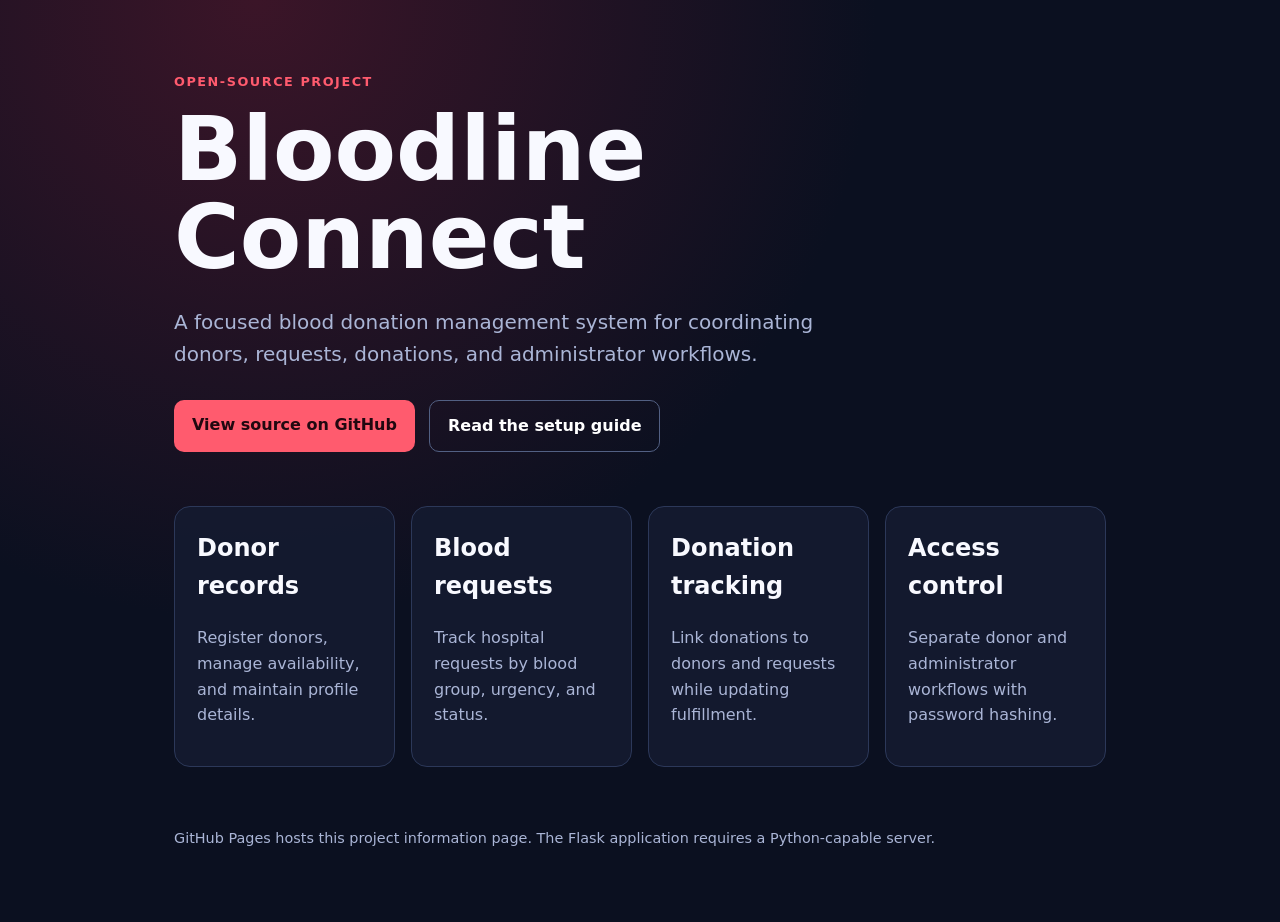
<file: docs/index.html>
<!doctype html>
<html lang="en">
<head>
  <meta charset="utf-8">
  <meta name="viewport" content="width=device-width,initial-scale=1">
  <title>Bloodline Connect</title>
  <style>
    :root{color-scheme:dark;--bg:#0b1020;--panel:#141b30;--accent:#ff5b6e;--muted:#aab5d6}
    *{box-sizing:border-box}body{margin:0;font-family:Inter,system-ui,sans-serif;background:radial-gradient(circle at 20% 0,#3b1528 0,#0b1020 45%);color:#f8f9ff;line-height:1.6}
    main{max-width:980px;margin:auto;padding:72px 24px}.tag{color:var(--accent);font-weight:700;letter-spacing:.12em;text-transform:uppercase;font-size:.8rem}h1{font-size:clamp(2.6rem,7vw,5.8rem);line-height:.98;margin:14px 0 24px;max-width:760px}h2{margin-top:0}.lead{font-size:1.25rem;color:var(--muted);max-width:700px}.actions{display:flex;gap:14px;flex-wrap:wrap;margin:30px 0 54px}.button{display:inline-block;padding:12px 18px;border-radius:10px;text-decoration:none;font-weight:700;background:var(--accent);color:#210810}.button.alt{background:transparent;border:1px solid #526083;color:#fff}.grid{display:grid;grid-template-columns:repeat(auto-fit,minmax(220px,1fr));gap:16px}.card{background:rgba(20,27,48,.86);border:1px solid #2c3859;border-radius:16px;padding:22px}.card p{color:var(--muted)}footer{margin-top:60px;color:var(--muted);font-size:.9rem}
  </style>
</head>
<body><main>
  <div class="tag">Open-source project</div>
  <h1>Bloodline Connect</h1>
  <p class="lead">A focused blood donation management system for coordinating donors, requests, donations, and administrator workflows.</p>
  <div class="actions"><a class="button" href="https://github.com/palakkatariya555-droid/bloodline-connect">View source on GitHub</a><a class="button alt" href="../README.md">Read the setup guide</a></div>
  <section class="grid"><article class="card"><h2>Donor records</h2><p>Register donors, manage availability, and maintain profile details.</p></article><article class="card"><h2>Blood requests</h2><p>Track hospital requests by blood group, urgency, and status.</p></article><article class="card"><h2>Donation tracking</h2><p>Link donations to donors and requests while updating fulfillment.</p></article><article class="card"><h2>Access control</h2><p>Separate donor and administrator workflows with password hashing.</p></article></section>
  <footer>GitHub Pages hosts this project information page. The Flask application requires a Python-capable server.</footer>
</main></body></html>
</file>
